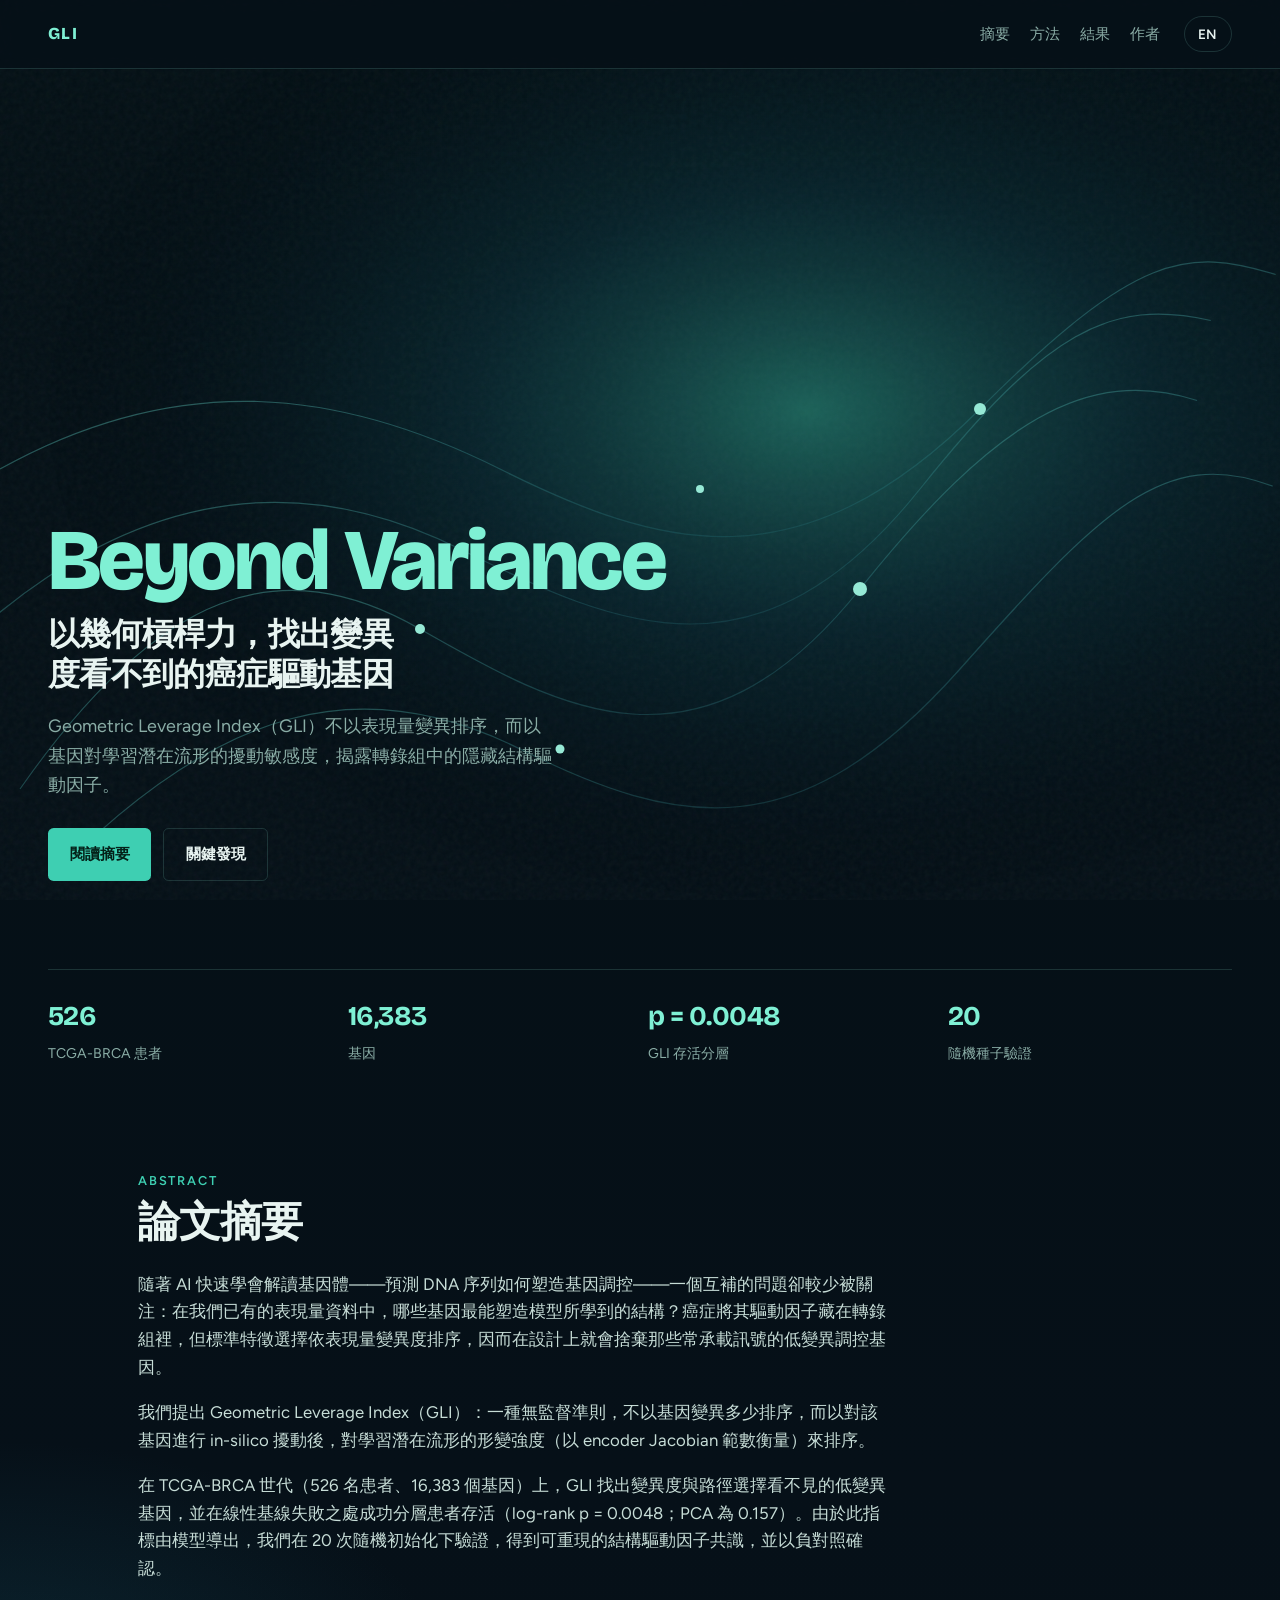
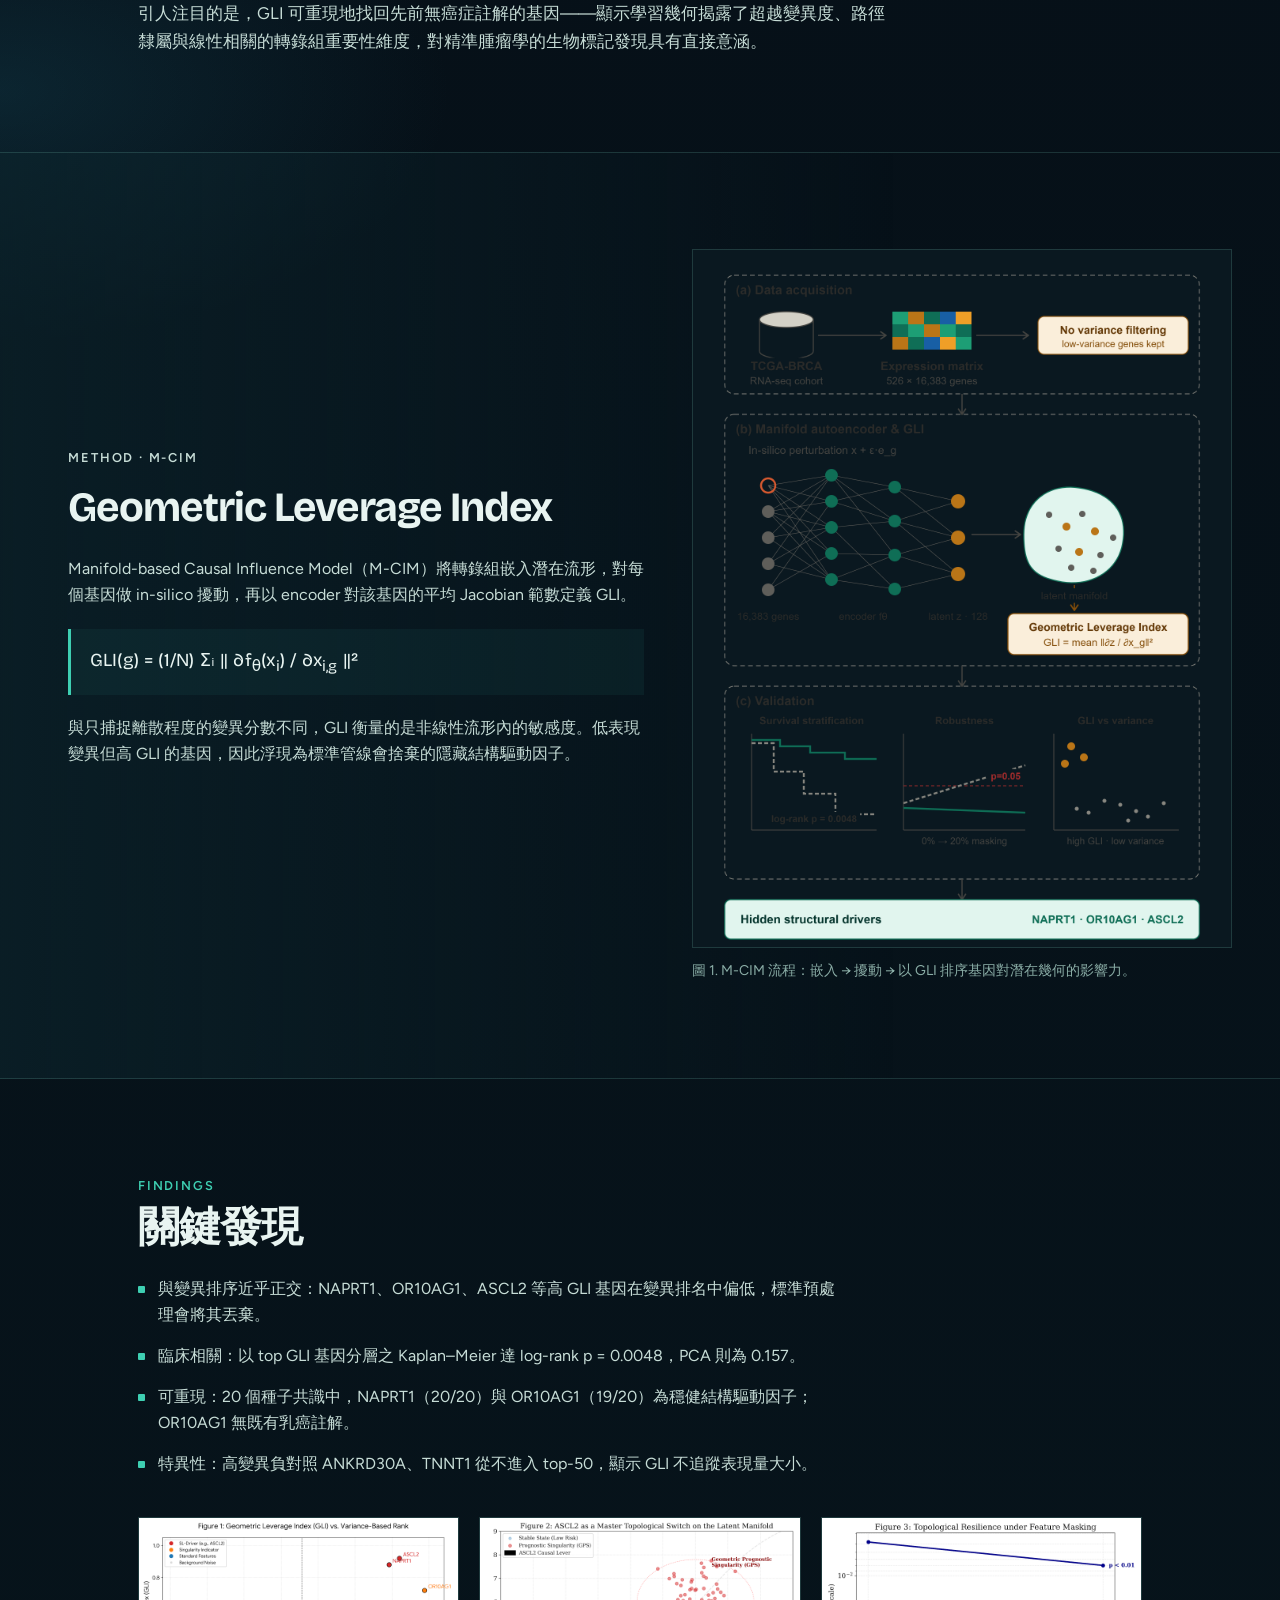
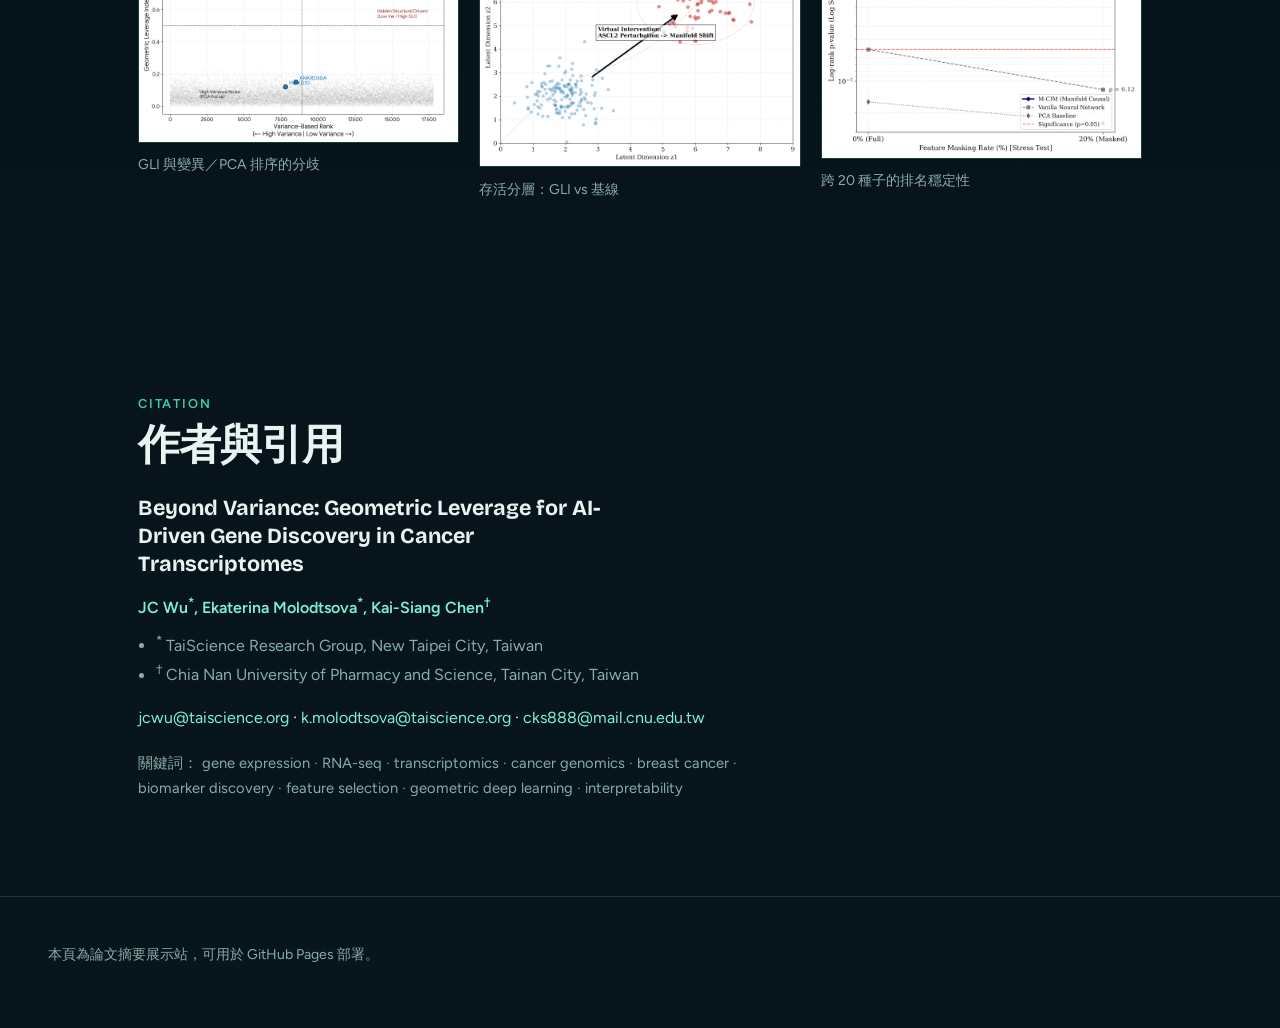
<file: index.html>
<!DOCTYPE html>
<html lang="zh-Hant">
<head>
  <meta charset="UTF-8" />
  <meta name="viewport" content="width=device-width, initial-scale=1" />
  <title>Beyond Variance · Geometric Leverage Index</title>
  <meta name="description" content="Geometric Leverage Index (GLI): ranking genes by how they deform a learned latent manifold—not by expression variance. TCGA-BRCA abstract site." />
  <meta name="robots" content="index, follow" />
  <link rel="canonical" href="https://jackman993.github.io/beyond-variance/" />
  <meta property="og:type" content="article" />
  <meta property="og:url" content="https://jackman993.github.io/beyond-variance/" />
  <meta property="og:title" content="Beyond Variance: Geometric Leverage for AI-Driven Gene Discovery" />
  <meta property="og:description" content="An unsupervised criterion that ranks genes by encoder Jacobian sensitivity on a learned transcriptomic manifold." />
  <meta property="og:site_name" content="Beyond Variance" />
  <meta name="twitter:card" content="summary" />
  <meta name="twitter:title" content="Beyond Variance: Geometric Leverage for AI-Driven Gene Discovery" />
  <meta name="twitter:description" content="An unsupervised criterion that ranks genes by encoder Jacobian sensitivity on a learned transcriptomic manifold." />
  <link rel="preconnect" href="https://fonts.googleapis.com" />
  <link rel="preconnect" href="https://fonts.gstatic.com" crossorigin />
  <link href="https://fonts.googleapis.com/css2?family=Bricolage+Grotesque:opsz,wght@12..96,500;12..96,700;12..96,800&family=Figtree:wght@400;500;600&display=swap" rel="stylesheet" />
  <link rel="stylesheet" href="styles.css" />
  <script type="application/ld+json">
  {
    "@context": "https://schema.org",
    "@type": "ScholarlyArticle",
    "@id": "https://jackman993.github.io/beyond-variance/#article",
    "url": "https://jackman993.github.io/beyond-variance/",
    "mainEntityOfPage": {
      "@type": "WebPage",
      "@id": "https://jackman993.github.io/beyond-variance/"
    },
    "headline": "Beyond Variance: Geometric Leverage for AI-Driven Gene Discovery in Cancer Transcriptomes",
    "alternativeHeadline": "Geometric Leverage Index for transcriptomic gene prioritization",
    "abstract": "As AI rapidly learns to read the genome—predicting how DNA sequence shapes gene regulation—a complementary question receives less attention: within the expression data we already have, which genes most shape the structure a model learns to see? Cancer hides its drivers in the transcriptome, yet standard feature selection ranks genes by expression variance and thus, by construction, discards the low-variance regulators that often carry the signal. We introduce the Geometric Leverage Index (GLI), an unsupervised criterion that ranks each gene not by how much it varies but by how strongly an in-silico perturbation of it deforms a learned latent manifold, measured as the encoder Jacobian norm. On the TCGA-BRCA cohort (526 patients, 16,383 genes), GLI surfaces low-variance genes invisible to variance- and pathway-based selection and stratifies patient survival where linear baselines fail (log-rank p = 0.0048 vs. 0.157 for PCA).",
    "author": [
      {
        "@type": "Person",
        "name": "JC Wu",
        "affiliation": {
          "@type": "Organization",
          "name": "TaiScience Research Group",
          "address": {
            "@type": "PostalAddress",
            "addressLocality": "New Taipei City",
            "addressCountry": "TW"
          }
        },
        "email": "jcwu@taiscience.org"
      },
      {
        "@type": "Person",
        "name": "Ekaterina Molodtsova",
        "affiliation": {
          "@type": "Organization",
          "name": "TaiScience Research Group",
          "address": {
            "@type": "PostalAddress",
            "addressLocality": "New Taipei City",
            "addressCountry": "TW"
          }
        },
        "email": "k.molodtsova@taiscience.org"
      },
      {
        "@type": "Person",
        "name": "Kai-Siang Chen",
        "affiliation": {
          "@type": "Organization",
          "name": "Chia Nan University of Pharmacy and Science",
          "address": {
            "@type": "PostalAddress",
            "addressLocality": "Tainan City",
            "addressCountry": "TW"
          }
        },
        "email": "cks888@mail.cnu.edu.tw"
      }
    ],
    "keywords": [
      "gene expression",
      "RNA-seq",
      "transcriptomics",
      "cancer genomics",
      "breast cancer",
      "biomarker discovery",
      "feature selection",
      "representation learning",
      "geometric deep learning",
      "interpretability",
      "Geometric Leverage Index",
      "TCGA-BRCA"
    ],
    "about": [
      {"@type": "Thing", "name": "Geometric Leverage Index"},
      {"@type": "Thing", "name": "TCGA-BRCA"},
      {"@type": "Thing", "name": "Manifold-based Causal Influence Model"}
    ],
    "inLanguage": ["en", "zh-Hant"],
    "isAccessibleForFree": true,
    "publisher": {
      "@type": "Organization",
      "name": "TaiScience Research Group",
      "url": "http://taiscience.org"
    }
  }
  </script>
</head>
<body>
  <div class="noise" aria-hidden="true"></div>

  <header class="topbar">
    <a class="mark" href="#top">GLI</a>
    <nav class="nav">
      <a href="#abstract" data-i18n="nav.abstract">摘要</a>
      <a href="#method" data-i18n="nav.method">方法</a>
      <a href="#results" data-i18n="nav.results">結果</a>
      <a href="#authors" data-i18n="nav.authors">作者</a>
    </nav>
    <button type="button" class="lang-toggle" id="langToggle" aria-label="Switch language">EN</button>
  </header>

  <main id="top">
    <section class="hero">
      <div class="hero-plane" aria-hidden="true">
        <svg class="manifold" viewBox="0 0 1400 900" preserveAspectRatio="xMidYMid slice">
          <defs>
            <radialGradient id="glow" cx="62%" cy="38%" r="55%">
              <stop offset="0%" stop-color="#3ecfb2" stop-opacity="0.45" />
              <stop offset="45%" stop-color="#1a6b7a" stop-opacity="0.22" />
              <stop offset="100%" stop-color="#061018" stop-opacity="0" />
            </radialGradient>
            <linearGradient id="mesh" x1="0" y1="0" x2="1" y2="1">
              <stop offset="0%" stop-color="#7ff0d4" stop-opacity="0.55" />
              <stop offset="100%" stop-color="#2a9bb0" stop-opacity="0.05" />
            </linearGradient>
          </defs>
          <rect width="1400" height="900" fill="url(#glow)" />
          <g class="mesh-lines" stroke="url(#mesh)" stroke-width="1.2" fill="none">
            <path d="M80,720 C220,520 340,480 480,560 S760,720 920,520 S1180,280 1320,360" />
            <path d="M40,560 C200,420 360,400 520,480 S820,620 980,420 S1200,220 1360,280" />
            <path d="M120,800 C280,640 420,600 580,680 S860,780 1020,600 S1240,360 1380,440" />
            <path d="M60,400 C240,300 400,320 560,400 S860,520 1040,340 S1260,180 1380,220" />
          </g>
          <g class="nodes" fill="#9ff5e0">
            <circle class="n1" cx="480" cy="560" r="5" />
            <circle class="n2" cx="920" cy="520" r="7" />
            <circle class="n3" cx="760" cy="420" r="4" />
            <circle class="n4" cx="1040" cy="340" r="6" />
            <circle class="n5" cx="620" cy="680" r="4.5" />
          </g>
        </svg>
      </div>

      <div class="hero-copy">
        <p class="brand" data-i18n="hero.brand">Beyond Variance</p>
        <h1 data-i18n="hero.title">以幾何槓桿力，找出變異度看不到的癌症驅動基因</h1>
        <p class="lede" data-i18n="hero.lede">Geometric Leverage Index（GLI）不以表現量變異排序，而以基因對學習潛在流形的擾動敏感度，揭露轉錄組中的隱藏結構驅動因子。</p>
        <div class="cta-row">
          <a class="btn primary" href="#abstract" data-i18n="hero.cta1">閱讀摘要</a>
          <a class="btn ghost" href="#results" data-i18n="hero.cta2">關鍵發現</a>
        </div>
      </div>
    </section>

    <section class="strip" aria-label="study snapshot">
      <div class="strip-item">
        <span class="num">526</span>
        <span class="lbl" data-i18n="strip.patients">TCGA-BRCA 患者</span>
      </div>
      <div class="strip-item">
        <span class="num">16,383</span>
        <span class="lbl" data-i18n="strip.genes">基因</span>
      </div>
      <div class="strip-item">
        <span class="num">p = 0.0048</span>
        <span class="lbl" data-i18n="strip.survival">GLI 存活分層</span>
      </div>
      <div class="strip-item">
        <span class="num">20</span>
        <span class="lbl" data-i18n="strip.seeds">隨機種子驗證</span>
      </div>
    </section>

    <section id="abstract" class="block">
      <p class="eyebrow" data-i18n="abstract.eyebrow">Abstract</p>
      <h2 data-i18n="abstract.title">論文摘要</h2>
      <div class="abstract-body">
        <p data-i18n="abstract.p1">隨著 AI 快速學會解讀基因體——預測 DNA 序列如何塑造基因調控——一個互補的問題卻較少被關注：在我們已有的表現量資料中，哪些基因最能塑造模型所學到的結構？癌症將其驅動因子藏在轉錄組裡，但標準特徵選擇依表現量變異度排序，因而在設計上就會捨棄那些常承載訊號的低變異調控基因。</p>
        <p data-i18n="abstract.p2">我們提出 Geometric Leverage Index（GLI）：一種無監督準則，不以基因變異多少排序，而以對該基因進行 in-silico 擾動後，對學習潛在流形的形變強度（以 encoder Jacobian 範數衡量）來排序。</p>
        <p data-i18n="abstract.p3">在 TCGA-BRCA 世代（526 名患者、16,383 個基因）上，GLI 找出變異度與路徑選擇看不見的低變異基因，並在線性基線失敗之處成功分層患者存活（log-rank p = 0.0048；PCA 為 0.157）。由於此指標由模型導出，我們在 20 次隨機初始化下驗證，得到可重現的結構驅動因子共識，並以負對照確認。</p>
        <p data-i18n="abstract.p4">引人注目的是，GLI 可重現地找回先前無癌症註解的基因——顯示學習幾何揭露了超越變異度、路徑隸屬與線性相關的轉錄組重要性維度，對精準腫瘤學的生物標記發現具有直接意涵。</p>
      </div>
    </section>

    <section id="method" class="block method">
      <div class="method-text">
        <p class="eyebrow" data-i18n="method.eyebrow">Method · M-CIM</p>
        <h2 data-i18n="method.title">Geometric Leverage Index</h2>
        <p data-i18n="method.p1">Manifold-based Causal Influence Model（M-CIM）將轉錄組嵌入潛在流形，對每個基因做 in-silico 擾動，再以 encoder 對該基因的平均 Jacobian 範數定義 GLI。</p>
        <div class="equation" aria-label="GLI equation">
          <span>GLI(g) = (1/N) Σᵢ ‖ ∂f<sub>θ</sub>(x<sub>i</sub>) / ∂x<sub>i,g</sub> ‖²</span>
        </div>
        <p data-i18n="method.p2">與只捕捉離散程度的變異分數不同，GLI 衡量的是非線性流形內的敏感度。低表現變異但高 GLI 的基因，因此浮現為標準管線會捨棄的隱藏結構驅動因子。</p>
      </div>
      <figure class="method-fig">
        <img src="assets/pipeline.png" alt="M-CIM pipeline overview" loading="lazy" />
        <figcaption data-i18n="method.cap">圖 1. M-CIM 流程：嵌入 → 擾動 → 以 GLI 排序基因對潛在幾何的影響力。</figcaption>
      </figure>
    </section>

    <section id="results" class="block">
      <p class="eyebrow" data-i18n="results.eyebrow">Findings</p>
      <h2 data-i18n="results.title">關鍵發現</h2>
      <ul class="findings">
        <li data-i18n="results.f1">與變異排序近乎正交：NAPRT1、OR10AG1、ASCL2 等高 GLI 基因在變異排名中偏低，標準預處理會將其丟棄。</li>
        <li data-i18n="results.f2">臨床相關：以 top GLI 基因分層之 Kaplan–Meier 達 log-rank p = 0.0048，PCA 則為 0.157。</li>
        <li data-i18n="results.f3">可重現：20 個種子共識中，NAPRT1（20/20）與 OR10AG1（19/20）為穩健結構驅動因子；OR10AG1 無既有乳癌註解。</li>
        <li data-i18n="results.f4">特異性：高變異負對照 ANKRD30A、TNNT1 從不進入 top-50，顯示 GLI 不追蹤表現量大小。</li>
      </ul>

      <div class="gallery">
        <figure>
          <img src="assets/gli-vs-variance.png" alt="GLI versus variance ranking" loading="lazy" />
          <figcaption data-i18n="results.c1">GLI 與變異／PCA 排序的分歧</figcaption>
        </figure>
        <figure>
          <img src="assets/survival.png" alt="Kaplan-Meier survival stratification" loading="lazy" />
          <figcaption data-i18n="results.c2">存活分層：GLI vs 基線</figcaption>
        </figure>
        <figure>
          <img src="assets/reproducibility.png" alt="Reproducibility across seeds" loading="lazy" />
          <figcaption data-i18n="results.c3">跨 20 種子的排名穩定性</figcaption>
        </figure>
      </div>
    </section>

    <section id="authors" class="block authors">
      <p class="eyebrow" data-i18n="authors.eyebrow">Citation</p>
      <h2 data-i18n="authors.title">作者與引用</h2>
      <p class="paper-title">Beyond Variance: Geometric Leverage for AI-Driven Gene Discovery in Cancer Transcriptomes</p>
      <p class="byline">JC Wu<sup>*</sup>, Ekaterina Molodtsova<sup>*</sup>, Kai-Siang Chen<sup>†</sup></p>
      <ul class="affil">
        <li><sup>*</sup> TaiScience Research Group, New Taipei City, Taiwan</li>
        <li><sup>†</sup> Chia Nan University of Pharmacy and Science, Tainan City, Taiwan</li>
      </ul>
      <p class="emails">
        <a href="mailto:jcwu@taiscience.org">jcwu@taiscience.org</a> ·
        <a href="mailto:k.molodtsova@taiscience.org">k.molodtsova@taiscience.org</a> ·
        <a href="mailto:cks888@mail.cnu.edu.tw">cks888@mail.cnu.edu.tw</a>
      </p>
      <p class="keywords">
        <span data-i18n="authors.kw">關鍵詞：</span>
        gene expression · RNA-seq · transcriptomics · cancer genomics · breast cancer · biomarker discovery · feature selection · geometric deep learning · interpretability
      </p>
    </section>
  </main>

  <footer class="footer">
    <p data-i18n="footer">本頁為論文摘要展示站，可用於 GitHub Pages 部署。</p>
  </footer>

  <script src="i18n.js"></script>
</body>
</html>
</file>
<file: styles.css>
:root {
  --bg: #061018;
  --bg-2: #0b1c24;
  --ink: #e8f4f1;
  --muted: #8aada6;
  --accent: #3ecfb2;
  --accent-2: #7ff0d4;
  --line: rgba(126, 210, 196, 0.18);
  --display: "Bricolage Grotesque", system-ui, sans-serif;
  --body: "Figtree", system-ui, sans-serif;
}

*,
*::before,
*::after {
  box-sizing: border-box;
}

html {
  scroll-behavior: smooth;
}

body {
  margin: 0;
  color: var(--ink);
  background:
    radial-gradient(1200px 700px at 70% -10%, rgba(62, 207, 178, 0.16), transparent 55%),
    radial-gradient(900px 500px at 0% 40%, rgba(26, 90, 110, 0.28), transparent 50%),
    linear-gradient(180deg, #041015 0%, var(--bg) 35%, #07151c 100%);
  font-family: var(--body);
  line-height: 1.65;
  overflow-x: hidden;
}

.noise {
  pointer-events: none;
  position: fixed;
  inset: 0;
  z-index: 0;
  opacity: 0.045;
  background-image: url("data:image/svg+xml,%3Csvg viewBox='0 0 200 200' xmlns='http://www.w3.org/2000/svg'%3E%3Cfilter id='n'%3E%3CfeTurbulence type='fractalNoise' baseFrequency='0.85' numOctaves='4' stitchTiles='stitch'/%3E%3C/filter%3E%3Crect width='100%25' height='100%25' filter='url(%23n)'/%3E%3C/svg%3E");
}

.topbar,
main,
footer {
  position: relative;
  z-index: 1;
}

.topbar {
  display: flex;
  align-items: center;
  gap: 1.5rem;
  padding: 1rem clamp(1.25rem, 4vw, 3rem);
  position: sticky;
  top: 0;
  backdrop-filter: blur(14px);
  background: rgba(6, 16, 24, 0.72);
  border-bottom: 1px solid var(--line);
}

.mark {
  font-family: var(--display);
  font-weight: 800;
  letter-spacing: 0.08em;
  color: var(--accent-2);
  text-decoration: none;
  font-size: 1.05rem;
}

.nav {
  display: flex;
  gap: 1.25rem;
  margin-left: auto;
}

.nav a {
  color: var(--muted);
  text-decoration: none;
  font-size: 0.92rem;
  font-weight: 500;
  transition: color 0.2s ease;
}

.nav a:hover {
  color: var(--accent-2);
}

.lang-toggle {
  border: 1px solid var(--line);
  background: transparent;
  color: var(--ink);
  border-radius: 999px;
  padding: 0.35rem 0.85rem;
  font: inherit;
  font-size: 0.85rem;
  font-weight: 600;
  cursor: pointer;
  transition: border-color 0.2s ease, color 0.2s ease;
}

.lang-toggle:hover {
  border-color: var(--accent);
  color: var(--accent-2);
}

.hero {
  min-height: 100svh;
  display: grid;
  align-items: end;
  position: relative;
  padding: clamp(2rem, 6vw, 5rem) clamp(1.25rem, 4vw, 3rem) clamp(3rem, 7vw, 5.5rem);
  isolation: isolate;
}

.hero-plane {
  position: absolute;
  inset: 0;
  z-index: -1;
  overflow: hidden;
}

.manifold {
  width: 100%;
  height: 100%;
  display: block;
  opacity: 0.95;
}

.mesh-lines path {
  stroke-dasharray: 1400;
  stroke-dashoffset: 1400;
  animation: draw 2.8s ease forwards;
}

.mesh-lines path:nth-child(2) { animation-delay: 0.25s; }
.mesh-lines path:nth-child(3) { animation-delay: 0.45s; }
.mesh-lines path:nth-child(4) { animation-delay: 0.65s; }

@keyframes draw {
  to { stroke-dashoffset: 0; }
}

.nodes circle {
  opacity: 0;
  animation: pulse-in 0.8s ease forwards, breathe 3.6s ease-in-out infinite;
}

.n1 { animation-delay: 1.1s, 1.9s; }
.n2 { animation-delay: 1.25s, 2.1s; }
.n3 { animation-delay: 1.4s, 2.3s; }
.n4 { animation-delay: 1.55s, 2.5s; }
.n5 { animation-delay: 1.7s, 2.7s; }

@keyframes pulse-in {
  from { opacity: 0; transform: scale(0.4); }
  to { opacity: 1; transform: scale(1); }
}

@keyframes breathe {
  0%, 100% { opacity: 0.55; }
  50% { opacity: 1; }
}

.hero-copy {
  max-width: 42rem;
  animation: rise 0.9s ease both;
}

@keyframes rise {
  from { opacity: 0; transform: translateY(18px); }
  to { opacity: 1; transform: translateY(0); }
}

.brand {
  margin: 0 0 0.85rem;
  font-family: var(--display);
  font-size: clamp(2.6rem, 8vw, 5.4rem);
  font-weight: 800;
  line-height: 0.95;
  letter-spacing: -0.03em;
  color: var(--accent-2);
  text-wrap: balance;
}

.hero h1 {
  margin: 0 0 1rem;
  font-family: var(--display);
  font-size: clamp(1.35rem, 3.2vw, 2rem);
  font-weight: 700;
  line-height: 1.25;
  letter-spacing: -0.02em;
  max-width: 28ch;
  text-wrap: balance;
}

.lede {
  margin: 0 0 1.75rem;
  color: var(--muted);
  font-size: clamp(1rem, 1.5vw, 1.12rem);
  max-width: 46ch;
}

.cta-row {
  display: flex;
  flex-wrap: wrap;
  gap: 0.75rem;
}

.btn {
  display: inline-flex;
  align-items: center;
  justify-content: center;
  padding: 0.8rem 1.35rem;
  text-decoration: none;
  font-weight: 600;
  font-size: 0.95rem;
  border-radius: 0.35rem;
  transition: transform 0.2s ease, background 0.2s ease, color 0.2s ease, border-color 0.2s ease;
}

.btn:hover {
  transform: translateY(-1px);
}

.btn.primary {
  background: var(--accent);
  color: #042018;
}

.btn.primary:hover {
  background: var(--accent-2);
}

.btn.ghost {
  border: 1px solid var(--line);
  color: var(--ink);
}

.btn.ghost:hover {
  border-color: var(--accent);
  color: var(--accent-2);
}

.strip {
  display: grid;
  grid-template-columns: repeat(4, 1fr);
  gap: 1rem;
  margin: 0 clamp(1.25rem, 4vw, 3rem);
  padding: 1.5rem 0 0.5rem;
  border-top: 1px solid var(--line);
}

.strip-item {
  display: flex;
  flex-direction: column;
  gap: 0.25rem;
}

.num {
  font-family: var(--display);
  font-weight: 700;
  font-size: clamp(1.25rem, 2.4vw, 1.7rem);
  color: var(--accent-2);
  letter-spacing: -0.02em;
}

.lbl {
  color: var(--muted);
  font-size: 0.88rem;
}

.block {
  padding: clamp(3.5rem, 8vw, 6rem) clamp(1.25rem, 4vw, 3rem);
  max-width: 1100px;
  margin: 0 auto;
}

.eyebrow {
  margin: 0 0 0.5rem;
  color: var(--accent);
  font-size: 0.8rem;
  font-weight: 600;
  letter-spacing: 0.14em;
  text-transform: uppercase;
}

.block h2 {
  margin: 0 0 1.5rem;
  font-family: var(--display);
  font-size: clamp(1.8rem, 3.5vw, 2.6rem);
  font-weight: 700;
  letter-spacing: -0.025em;
  line-height: 1.15;
}

.abstract-body p {
  margin: 0 0 1.1rem;
  color: #c7ddd7;
  font-size: 1.05rem;
  max-width: 68ch;
}

.abstract-body p:last-child {
  margin-bottom: 0;
}

.method {
  max-width: none;
  display: grid;
  grid-template-columns: 1.05fr 0.95fr;
  gap: clamp(1.5rem, 4vw, 3rem);
  align-items: center;
  padding-left: clamp(1.25rem, 4vw, 3rem);
  padding-right: clamp(1.25rem, 4vw, 3rem);
  background: linear-gradient(90deg, rgba(12, 36, 44, 0.65), transparent 70%);
  border-block: 1px solid var(--line);
}

.method-text {
  max-width: 36rem;
  margin-left: auto;
}

.method-text p {
  color: #c7ddd7;
  margin: 0 0 1rem;
}

.equation {
  margin: 1.25rem 0;
  padding: 1rem 1.15rem;
  border-left: 3px solid var(--accent);
  background: rgba(62, 207, 178, 0.06);
  font-family: var(--display);
  font-size: clamp(0.95rem, 1.6vw, 1.15rem);
  letter-spacing: 0.01em;
  overflow-x: auto;
}

.method-fig {
  margin: 0;
}

.method-fig img,
.gallery img {
  width: 100%;
  height: auto;
  display: block;
  border: 1px solid var(--line);
  background: #0a1820;
}

.method-fig figcaption,
.gallery figcaption {
  margin-top: 0.65rem;
  color: var(--muted);
  font-size: 0.88rem;
}

.findings {
  margin: 0 0 2.5rem;
  padding: 0;
  list-style: none;
  display: grid;
  gap: 0.9rem;
  max-width: 70ch;
}

.findings li {
  position: relative;
  padding-left: 1.25rem;
  color: #c7ddd7;
}

.findings li::before {
  content: "";
  position: absolute;
  left: 0;
  top: 0.65em;
  width: 0.45rem;
  height: 0.45rem;
  background: var(--accent);
  border-radius: 1px;
}

.gallery {
  display: grid;
  grid-template-columns: repeat(3, 1fr);
  gap: 1.25rem;
}

.gallery figure {
  margin: 0;
}

.authors .paper-title {
  font-family: var(--display);
  font-size: 1.35rem;
  font-weight: 700;
  line-height: 1.3;
  max-width: 36ch;
  margin: 0 0 0.85rem;
}

.byline {
  margin: 0 0 0.5rem;
  color: var(--accent-2);
  font-weight: 600;
}

.affil {
  margin: 0 0 1rem;
  padding-left: 1.1rem;
  color: var(--muted);
}

.emails {
  margin: 0 0 1.25rem;
}

.emails a {
  color: var(--accent-2);
  text-decoration: none;
}

.emails a:hover {
  text-decoration: underline;
}

.keywords {
  margin: 0;
  color: var(--muted);
  font-size: 0.92rem;
  max-width: 70ch;
}

.footer {
  padding: 2rem clamp(1.25rem, 4vw, 3rem) 3rem;
  border-top: 1px solid var(--line);
  color: var(--muted);
  font-size: 0.88rem;
}

@media (max-width: 900px) {
  .nav {
    display: none;
  }

  .strip {
    grid-template-columns: 1fr 1fr;
  }

  .method {
    grid-template-columns: 1fr;
  }

  .method-text {
    margin-left: 0;
  }

  .gallery {
    grid-template-columns: 1fr;
  }
}

@media (prefers-reduced-motion: reduce) {
  *,
  *::before,
  *::after {
    animation: none !important;
    transition: none !important;
  }

  .mesh-lines path {
    stroke-dashoffset: 0;
  }

  .nodes circle {
    opacity: 0.85;
  }
}
</file>
